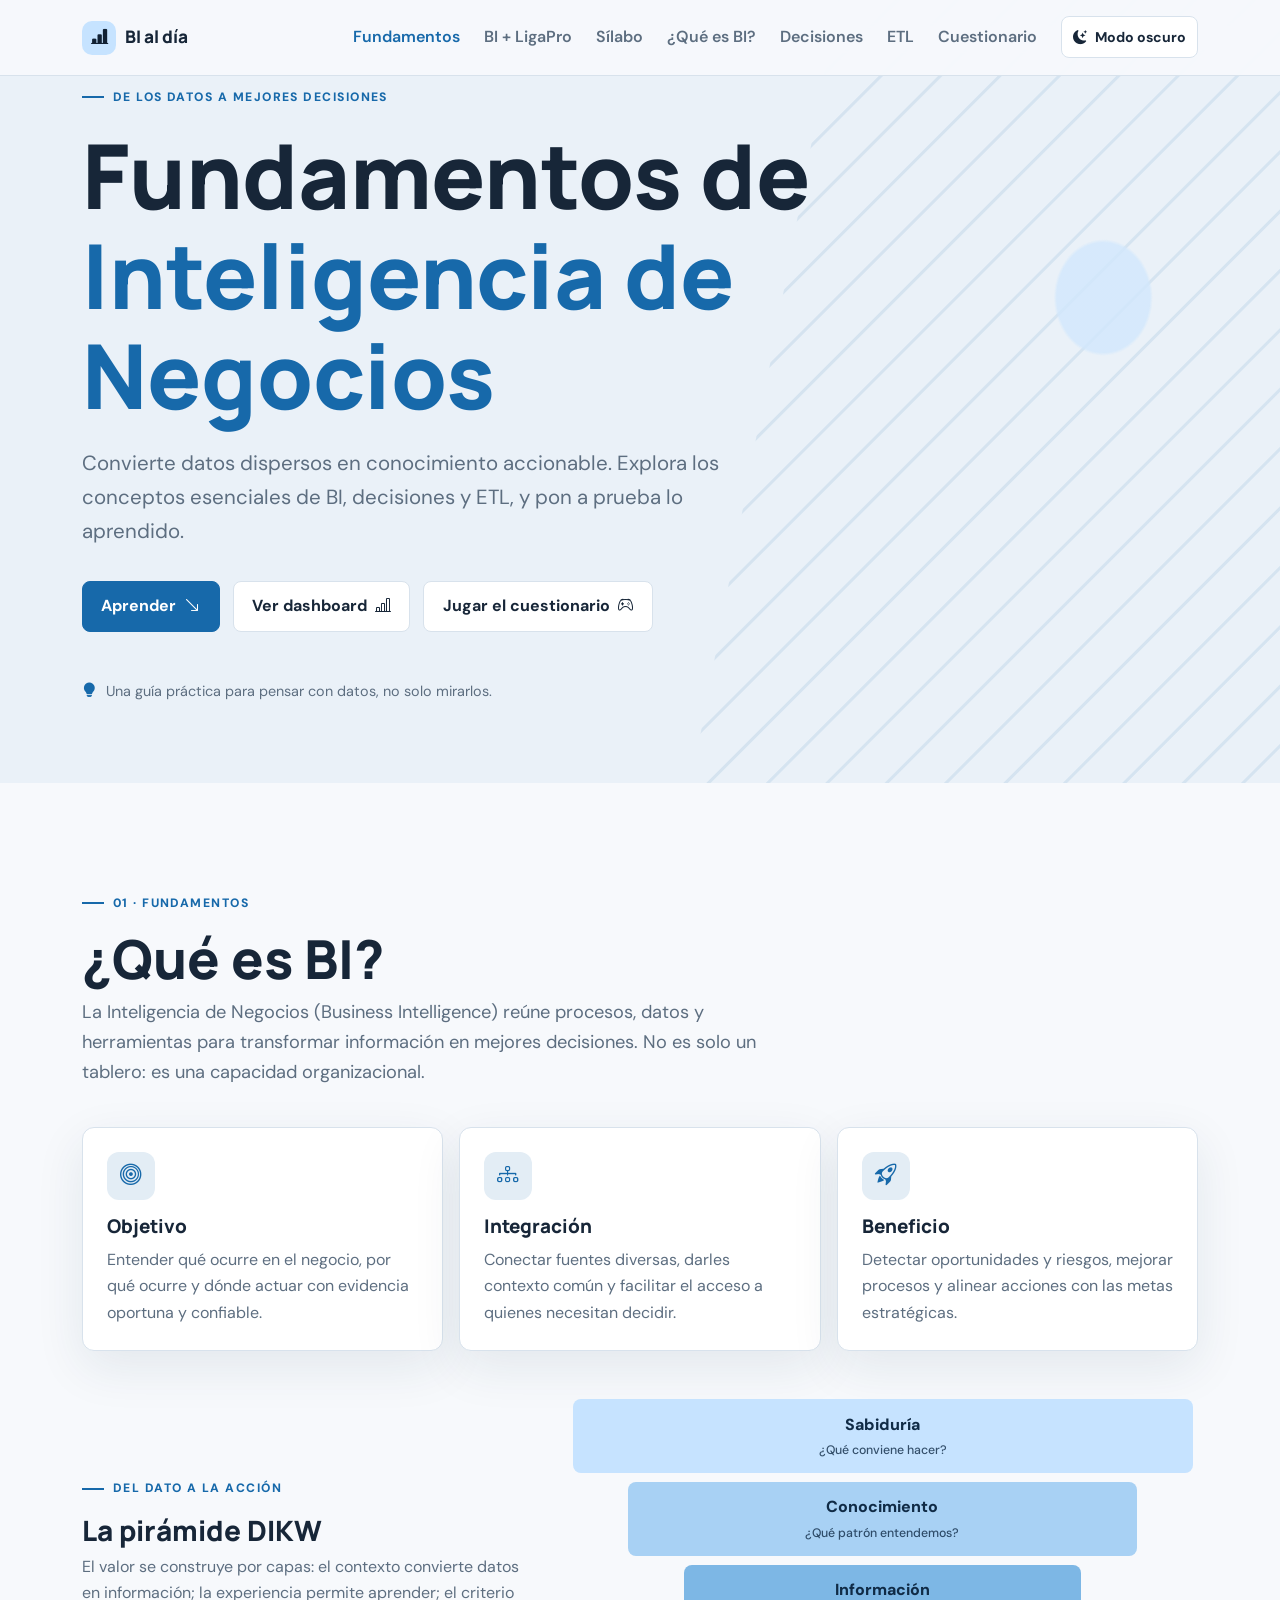
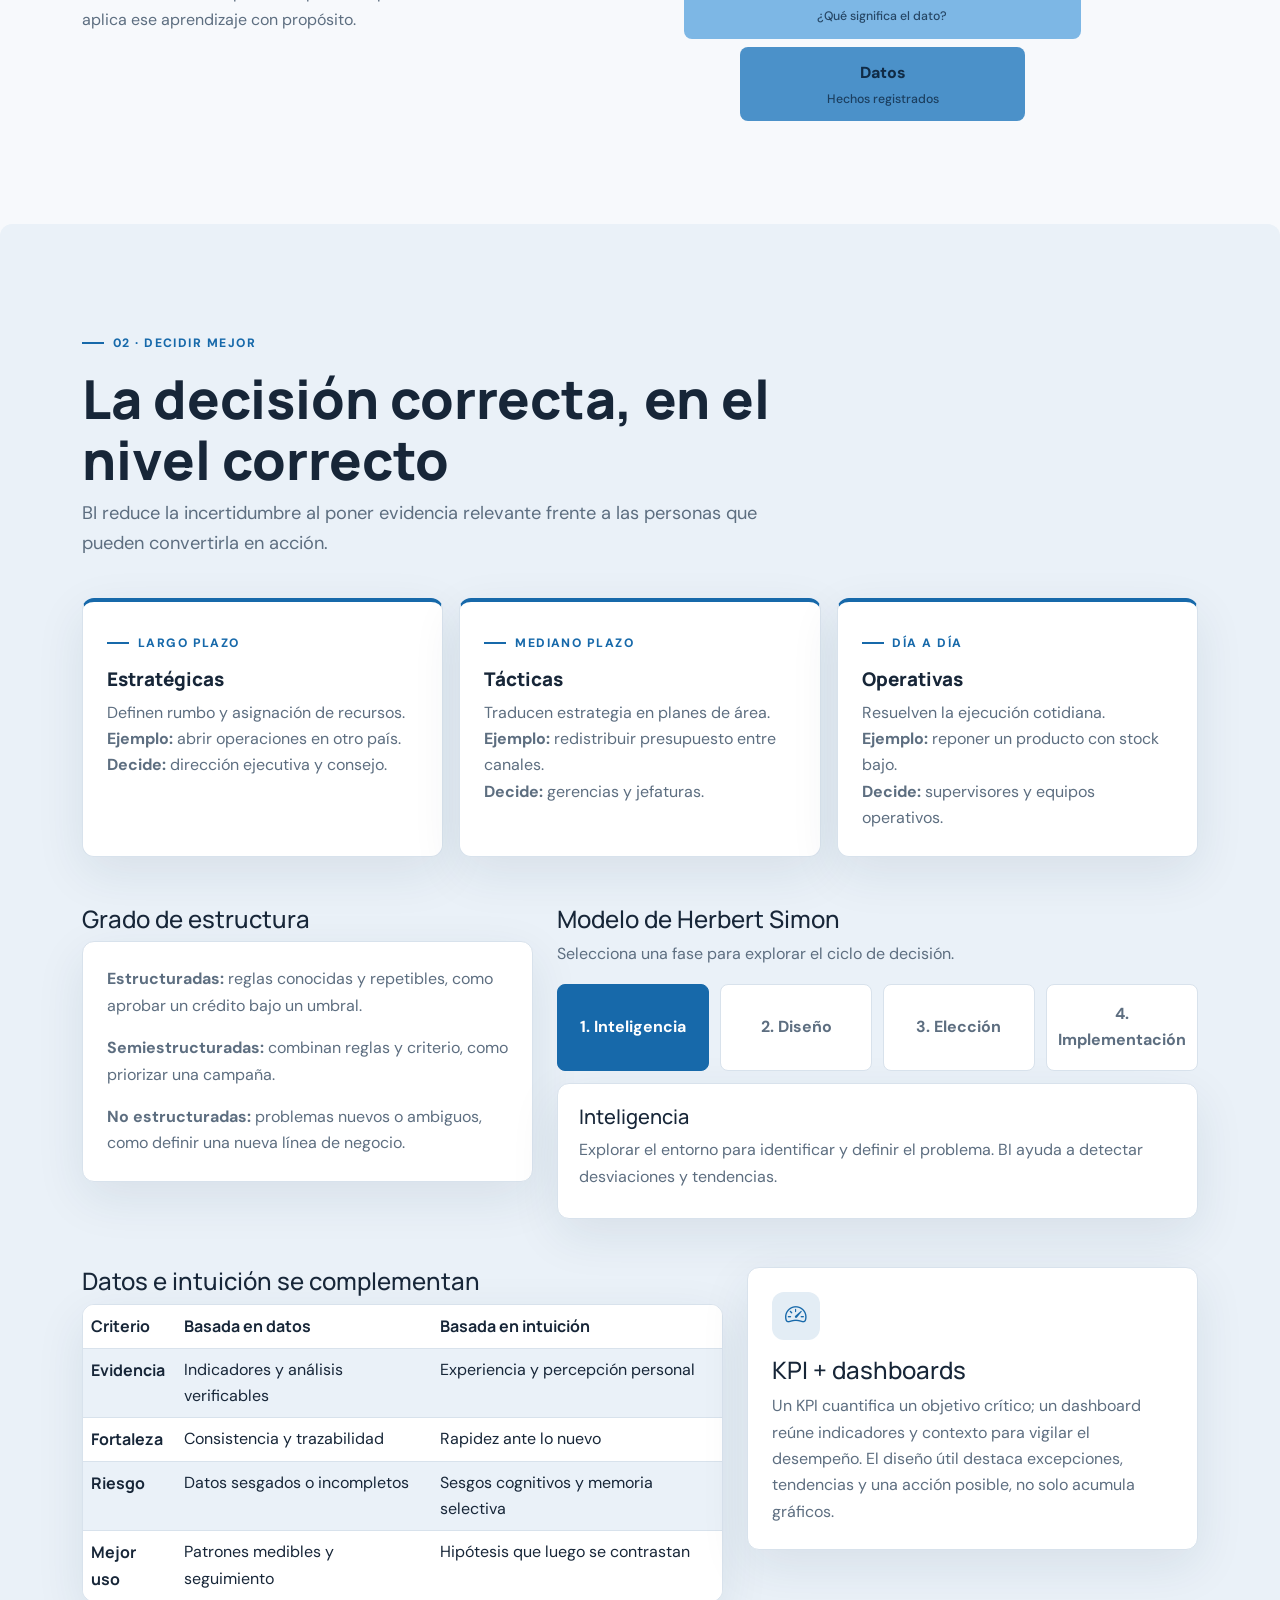
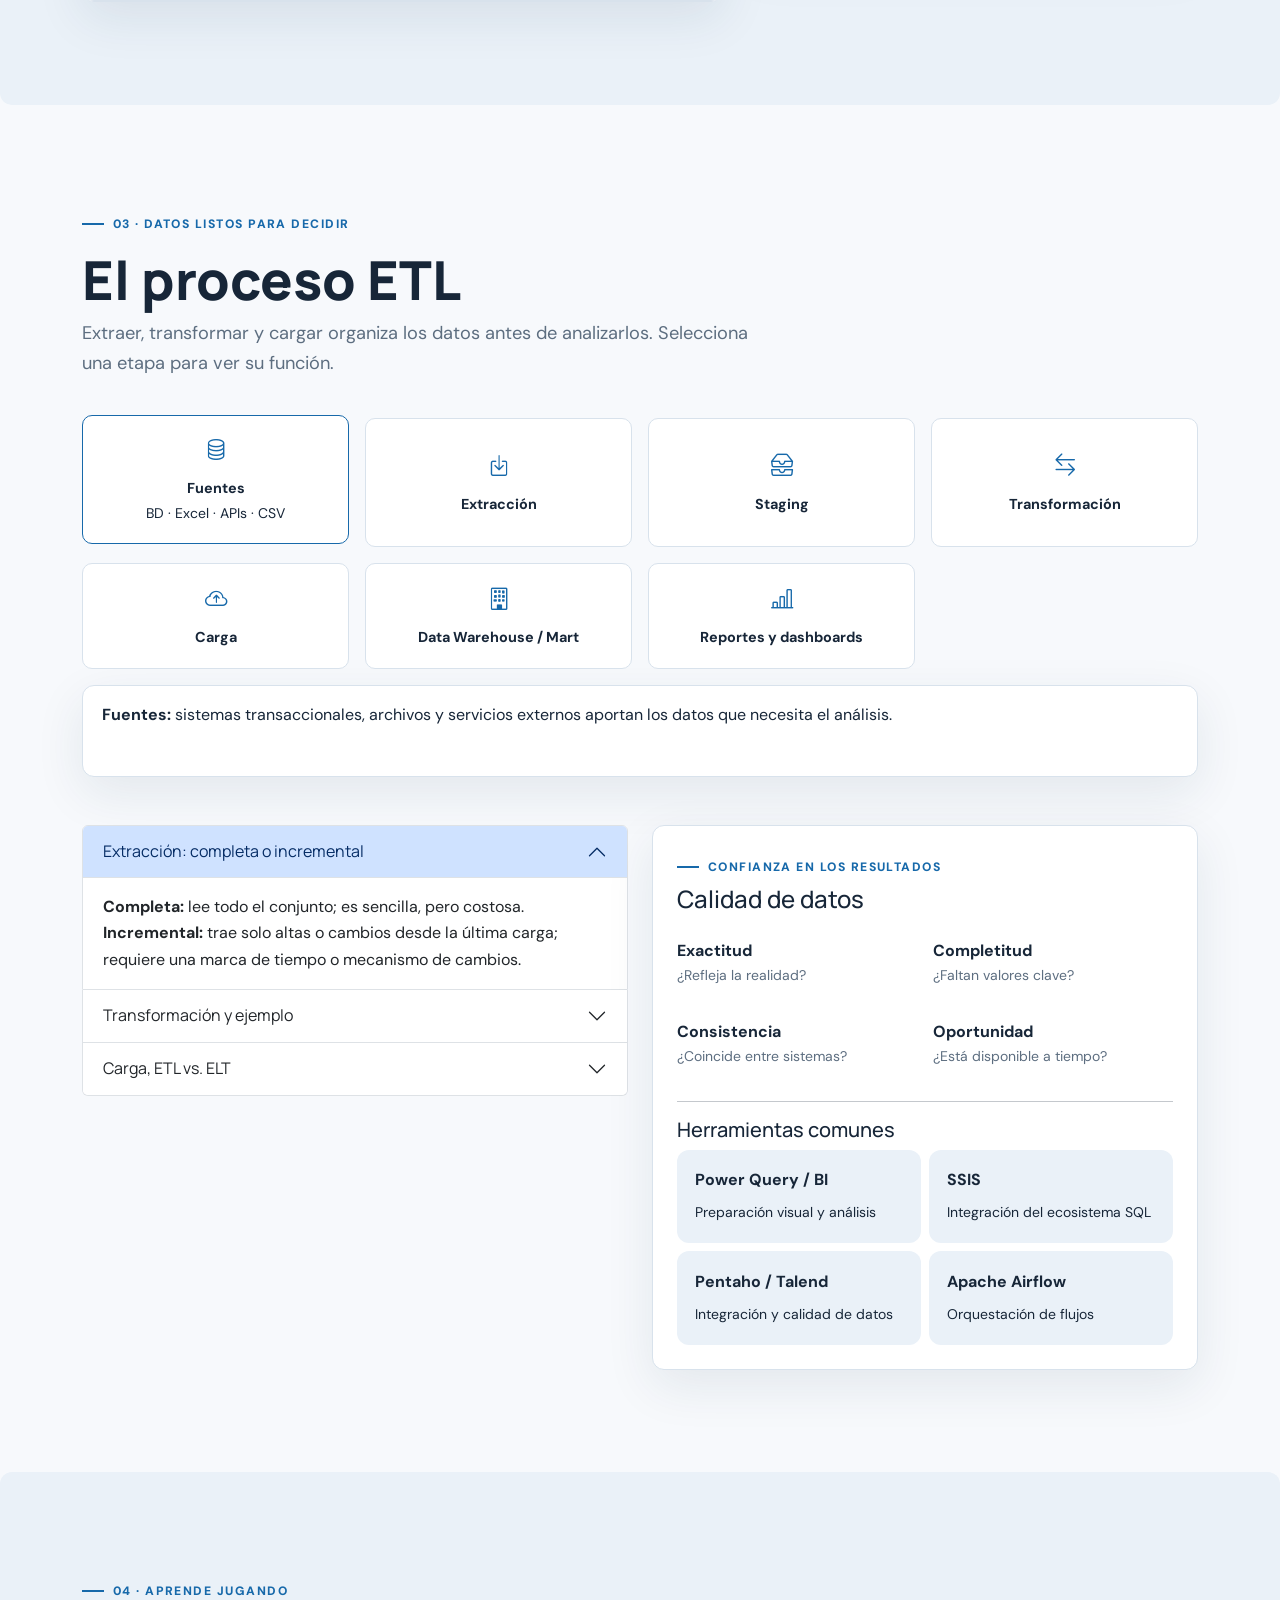
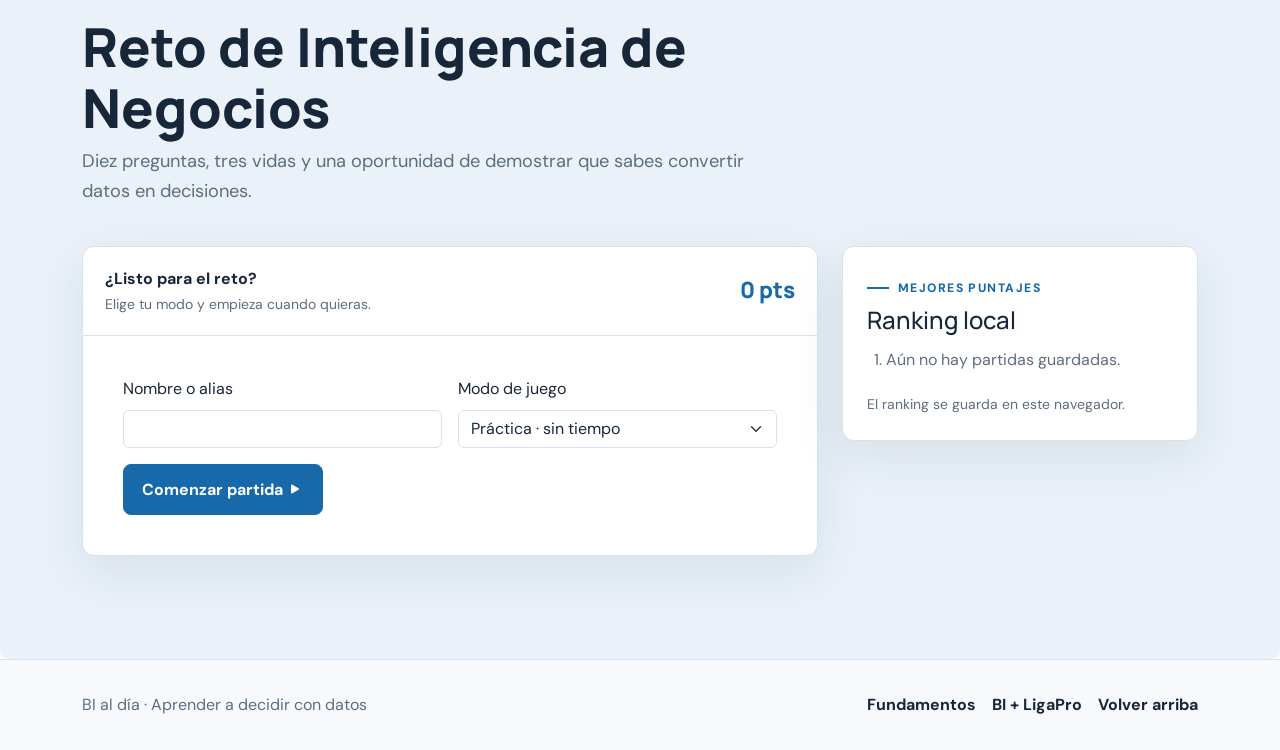
<file: index.html>
<!doctype html>
<html lang="es">
<head>
	<meta charset="utf-8">
	<meta name="viewport" content="width=device-width, initial-scale=1">
	<meta name="description" content="Aprende los fundamentos de Inteligencia de Negocios, toma de decisiones y procesos ETL con un cuestionario interactivo.">
	<title>Fundamentos de Inteligencia de Negocios | BI al día</title>
	<link rel="icon" href="img/bi-mark.svg" type="image/svg+xml">
	<link href="https://cdn.jsdelivr.net/npm/bootstrap@5.3.3/dist/css/bootstrap.min.css" rel="stylesheet">
	<link href="https://cdn.jsdelivr.net/npm/bootstrap-icons@1.11.3/font/bootstrap-icons.min.css" rel="stylesheet">
	<link href="css/styles.css" rel="stylesheet">
	<script src="https://cdn.jsdelivr.net/npm/bootstrap@5.3.3/dist/js/bootstrap.bundle.min.js" defer></script>
	<script src="js/main.js" defer></script>
	<script src="js/quiz-data.js" defer></script>
	<script src="js/quiz.js" defer></script>
</head>
<body>
	<nav class="navbar navbar-expand-lg fixed-top site-nav" aria-label="Navegación principal">
		<div class="container">
			<a class="navbar-brand d-flex align-items-center" href="index.html"><span class="brand-mark" aria-hidden="true"><i class="bi bi-bar-chart-line-fill"></i></span>BI al día</a>
			<button class="navbar-toggler" type="button" data-bs-toggle="collapse" data-bs-target="#siteNavigation" aria-controls="siteNavigation" aria-expanded="false" aria-label="Abrir navegación"><span class="navbar-toggler-icon"></span></button>
			<div class="collapse navbar-collapse" id="siteNavigation">
				<ul class="navbar-nav ms-auto align-items-lg-center gap-lg-2">
					<li class="nav-item"><a class="nav-link active" aria-current="page" href="index.html">Fundamentos</a></li>
					<li class="nav-item"><a class="nav-link" href="ligapro.html">BI + LigaPro</a></li>
					<li class="nav-item"><a class="nav-link" href="silabo.html">Sílabo</a></li>
					<li class="nav-item"><a class="nav-link" href="#que-es-bi">¿Qué es BI?</a></li>
					<li class="nav-item"><a class="nav-link" href="#decisiones">Decisiones</a></li>
					<li class="nav-item"><a class="nav-link" href="#etl">ETL</a></li>
					<li class="nav-item"><a class="nav-link" href="#cuestionario">Cuestionario</a></li>
					<li class="nav-item ms-lg-2"><button class="theme-toggle" type="button" data-theme-toggle aria-label="Activar modo oscuro" title="Cambiar tema"><i class="bi bi-moon-stars-fill" aria-hidden="true"></i><span>Modo oscuro</span></button></li>
				</ul>
			</div>
		</div>
	</nav>

	<main>
		<header class="hero" id="inicio">
			<div class="container hero-inner">
				<span class="eyebrow">De los datos a mejores decisiones</span>
				<h1>Fundamentos de <span>Inteligencia de Negocios</span></h1>
				<p>Convierte datos dispersos en conocimiento accionable. Explora los conceptos esenciales de BI, decisiones y ETL, y pon a prueba lo aprendido.</p>
				<div class="hero-actions">
					<a class="btn btn-brand" href="#que-es-bi">Aprender <i class="bi bi-arrow-down-right ms-1" aria-hidden="true"></i></a>
					<a class="btn btn-outline-custom" href="ligapro.html#dashboard">Ver dashboard <i class="bi bi-bar-chart-line ms-1" aria-hidden="true"></i></a>
					<a class="btn btn-outline-custom" href="#cuestionario">Jugar el cuestionario <i class="bi bi-controller ms-1" aria-hidden="true"></i></a>
				</div>
				<div class="hero-note"><i class="bi bi-lightbulb-fill" aria-hidden="true"></i><span>Una guía práctica para pensar con datos, no solo mirarlos.</span></div>
			</div>
		</header>

		<section class="section-pad" id="que-es-bi">
			<div class="container">
				<div class="section-heading reveal">
					<span class="eyebrow">01 · Fundamentos</span>
					<h2 class="mt-3">¿Qué es BI?</h2>
					<p class="lead-copy">La Inteligencia de Negocios (Business Intelligence) reúne procesos, datos y herramientas para transformar información en mejores decisiones. No es solo un tablero: es una capacidad organizacional.</p>
				</div>
				<div class="row g-3 mb-5">
					<div class="col-md-4 reveal"><article class="surface content-card"><span class="icon-box"><i class="bi bi-bullseye" aria-hidden="true"></i></span><h3>Objetivo</h3><p>Entender qué ocurre en el negocio, por qué ocurre y dónde actuar con evidencia oportuna y confiable.</p></article></div>
					<div class="col-md-4 reveal"><article class="surface content-card"><span class="icon-box"><i class="bi bi-diagram-3" aria-hidden="true"></i></span><h3>Integración</h3><p>Conectar fuentes diversas, darles contexto común y facilitar el acceso a quienes necesitan decidir.</p></article></div>
					<div class="col-md-4 reveal"><article class="surface content-card"><span class="icon-box"><i class="bi bi-rocket-takeoff" aria-hidden="true"></i></span><h3>Beneficio</h3><p>Detectar oportunidades y riesgos, mejorar procesos y alinear acciones con las metas estratégicas.</p></article></div>
				</div>
				<div class="row align-items-center g-5">
					<div class="col-lg-5 reveal"><span class="eyebrow">Del dato a la acción</span><h3 class="mt-3">La pirámide DIKW</h3><p>El valor se construye por capas: el contexto convierte datos en información; la experiencia permite aprender; el criterio aplica ese aprendizaje con propósito.</p></div>
					<div class="col-lg-7 reveal"><div class="dikw" aria-label="Pirámide DIKW: Datos, Información, Conocimiento y Sabiduría"><div class="dikw-step">Sabiduría<small>¿Qué conviene hacer?</small></div><div class="dikw-step">Conocimiento<small>¿Qué patrón entendemos?</small></div><div class="dikw-step">Información<small>¿Qué significa el dato?</small></div><div class="dikw-step">Datos<small>Hechos registrados</small></div></div></div>
				</div>
			</div>
		</section>

		<section class="section-pad surface-soft" id="decisiones">
			<div class="container">
				<div class="section-heading reveal"><span class="eyebrow">02 · Decidir mejor</span><h2 class="mt-3">La decisión correcta, en el nivel correcto</h2><p class="lead-copy">BI reduce la incertidumbre al poner evidencia relevante frente a las personas que pueden convertirla en acción.</p></div>
				<div class="row g-3 mb-5">
					<div class="col-md-4 reveal"><article class="surface content-card decision-card"><span class="eyebrow">Largo plazo</span><h3>Estratégicas</h3><p>Definen rumbo y asignación de recursos. <strong>Ejemplo:</strong> abrir operaciones en otro país.</p><p class="mb-0"><strong>Decide:</strong> dirección ejecutiva y consejo.</p></article></div>
					<div class="col-md-4 reveal"><article class="surface content-card decision-card"><span class="eyebrow">Mediano plazo</span><h3>Tácticas</h3><p>Traducen estrategia en planes de área. <strong>Ejemplo:</strong> redistribuir presupuesto entre canales.</p><p class="mb-0"><strong>Decide:</strong> gerencias y jefaturas.</p></article></div>
					<div class="col-md-4 reveal"><article class="surface content-card decision-card"><span class="eyebrow">Día a día</span><h3>Operativas</h3><p>Resuelven la ejecución cotidiana. <strong>Ejemplo:</strong> reponer un producto con stock bajo.</p><p class="mb-0"><strong>Decide:</strong> supervisores y equipos operativos.</p></article></div>
				</div>
				<div class="row g-4 mb-5">
					<div class="col-lg-5 reveal"><h3 class="h4">Grado de estructura</h3><div class="surface p-4"><p><strong>Estructuradas:</strong> reglas conocidas y repetibles, como aprobar un crédito bajo un umbral.</p><p><strong>Semiestructuradas:</strong> combinan reglas y criterio, como priorizar una campaña.</p><p class="mb-0"><strong>No estructuradas:</strong> problemas nuevos o ambiguos, como definir una nueva línea de negocio.</p></div></div>
					<div class="col-lg-7 reveal"><h3 class="h4">Modelo de Herbert Simon</h3><p>Selecciona una fase para explorar el ciclo de decisión.</p><div class="phase-list" role="tablist" aria-label="Fases del modelo de Simon"><button class="phase-button" type="button" role="tab" id="phase-tab-inteligencia" aria-controls="phase-detail" aria-selected="true" data-phase="inteligencia">1. Inteligencia</button><button class="phase-button" type="button" role="tab" id="phase-tab-diseno" aria-controls="phase-detail" aria-selected="false" data-phase="diseno">2. Diseño</button><button class="phase-button" type="button" role="tab" id="phase-tab-eleccion" aria-controls="phase-detail" aria-selected="false" data-phase="eleccion">3. Elección</button><button class="phase-button" type="button" role="tab" id="phase-tab-implementacion" aria-controls="phase-detail" aria-selected="false" data-phase="implementacion">4. Implementación</button></div><div class="surface phase-detail" id="phase-detail" role="tabpanel" aria-labelledby="phase-tab-inteligencia" tabindex="0"><h4 class="h5">Inteligencia</h4><p class="mb-0">Explorar el entorno para identificar y definir el problema. BI ayuda a detectar desviaciones y tendencias.</p></div></div>
				</div>
				<div class="row g-4 align-items-start">
					<div class="col-lg-7 reveal"><h3 class="h4">Datos e intuición se complementan</h3><div class="table-responsive surface"><table class="table table-custom table-striped mb-0"><thead><tr><th scope="col">Criterio</th><th scope="col">Basada en datos</th><th scope="col">Basada en intuición</th></tr></thead><tbody><tr><th scope="row">Evidencia</th><td>Indicadores y análisis verificables</td><td>Experiencia y percepción personal</td></tr><tr><th scope="row">Fortaleza</th><td>Consistencia y trazabilidad</td><td>Rapidez ante lo nuevo</td></tr><tr><th scope="row">Riesgo</th><td>Datos sesgados o incompletos</td><td>Sesgos cognitivos y memoria selectiva</td></tr><tr><th scope="row">Mejor uso</th><td>Patrones medibles y seguimiento</td><td>Hipótesis que luego se contrastan</td></tr></tbody></table></div></div>
					<div class="col-lg-5 reveal"><article class="surface p-4"><span class="icon-box"><i class="bi bi-speedometer2" aria-hidden="true"></i></span><h3 class="h4 mt-3">KPI + dashboards</h3><p class="mb-0">Un KPI cuantifica un objetivo crítico; un dashboard reúne indicadores y contexto para vigilar el desempeño. El diseño útil destaca excepciones, tendencias y una acción posible, no solo acumula gráficos.</p></article></div>
				</div>
			</div>
		</section>

		<section class="section-pad" id="etl">
			<div class="container">
				<div class="section-heading reveal"><span class="eyebrow">03 · Datos listos para decidir</span><h2 class="mt-3">El proceso ETL</h2><p class="lead-copy">Extraer, transformar y cargar organiza los datos antes de analizarlos. Selecciona una etapa para ver su función.</p></div>
				<div class="etl-flow reveal" aria-label="Flujo ETL interactivo">
					<button class="etl-node" type="button" data-etl="fuentes" aria-pressed="true"><i class="bi bi-database" aria-hidden="true"></i><strong>Fuentes</strong><span class="small">BD · Excel · APIs · CSV</span></button>
					<button class="etl-node" type="button" data-etl="extraccion" aria-pressed="false"><i class="bi bi-box-arrow-in-down" aria-hidden="true"></i><strong>Extracción</strong></button>
					<button class="etl-node" type="button" data-etl="staging" aria-pressed="false"><i class="bi bi-inboxes" aria-hidden="true"></i><strong>Staging</strong></button>
					<button class="etl-node" type="button" data-etl="transformacion" aria-pressed="false"><i class="bi bi-arrow-left-right" aria-hidden="true"></i><strong>Transformación</strong></button>
					<button class="etl-node" type="button" data-etl="carga" aria-pressed="false"><i class="bi bi-cloud-arrow-up" aria-hidden="true"></i><strong>Carga</strong></button>
					<button class="etl-node" type="button" data-etl="almacen" aria-pressed="false"><i class="bi bi-building" aria-hidden="true"></i><strong>Data Warehouse / Mart</strong></button>
					<button class="etl-node" type="button" data-etl="analisis" aria-pressed="false"><i class="bi bi-bar-chart-line" aria-hidden="true"></i><strong>Reportes y dashboards</strong></button>
				</div>
				<div class="surface etl-detail reveal" id="etl-detail" aria-live="polite"><strong>Fuentes:</strong> sistemas transaccionales, archivos y servicios externos aportan los datos que necesita el análisis.</div>
				<div class="row g-4 mt-4">
					<div class="col-lg-6 reveal"><div class="accordion" id="etlAccordion">
						<div class="accordion-item"><h3 class="accordion-header"><button class="accordion-button" type="button" data-bs-toggle="collapse" data-bs-target="#extractContent" aria-expanded="true" aria-controls="extractContent">Extracción: completa o incremental</button></h3><div id="extractContent" class="accordion-collapse collapse show" data-bs-parent="#etlAccordion"><div class="accordion-body"><strong>Completa:</strong> lee todo el conjunto; es sencilla, pero costosa. <strong>Incremental:</strong> trae solo altas o cambios desde la última carga; requiere una marca de tiempo o mecanismo de cambios.</div></div></div>
						<div class="accordion-item"><h3 class="accordion-header"><button class="accordion-button collapsed" type="button" data-bs-toggle="collapse" data-bs-target="#transformContent" aria-expanded="false" aria-controls="transformContent">Transformación y ejemplo</button></h3><div id="transformContent" class="accordion-collapse collapse" data-bs-parent="#etlAccordion"><div class="accordion-body"><p>Limpieza, deduplicación, estandarización, validación, cálculos derivados y agregaciones preparan datos para el análisis.</p><div class="table-responsive"><table class="table table-sm table-custom etl-table mb-0"><thead><tr><th scope="col">Dato sucio</th><th scope="col">Dato limpio</th></tr></thead><tbody><tr><td>" quito ", "2026/2/3", "USD 1,2O0"</td><td>Quito, 2026-02-03, 1200.00</td></tr><tr><td>Cliente repetido / correo vacío</td><td>Duplicado consolidado / nulo validado</td></tr></tbody></table></div></div></div></div>
						<div class="accordion-item"><h3 class="accordion-header"><button class="accordion-button collapsed" type="button" data-bs-toggle="collapse" data-bs-target="#loadContent" aria-expanded="false" aria-controls="loadContent">Carga, ETL vs. ELT</button></h3><div id="loadContent" class="accordion-collapse collapse" data-bs-parent="#etlAccordion"><div class="accordion-body"><p><strong>Completa:</strong> reemplaza el destino; <strong>incremental:</strong> inserta o actualiza cambios. ETL transforma antes de cargar; ELT carga primero y transforma dentro del destino.</p><div class="table-responsive"><table class="table table-sm table-custom etl-table mb-0"><thead><tr><th scope="col">ETL</th><th scope="col">ELT</th></tr></thead><tbody><tr><td>Transformación antes del almacén</td><td>Transformación en el almacén</td></tr><tr><td>Control y modelado previo</td><td>Escala con plataformas modernas</td></tr></tbody></table></div></div></div></div>
					</div></div>
					<div class="col-lg-6 reveal"><article class="surface p-4 h-100"><span class="eyebrow">Confianza en los resultados</span><h3 class="h4 mt-2">Calidad de datos</h3><div class="row g-3 mt-1"><div class="col-6"><strong>Exactitud</strong><p class="small">¿Refleja la realidad?</p></div><div class="col-6"><strong>Completitud</strong><p class="small">¿Faltan valores clave?</p></div><div class="col-6"><strong>Consistencia</strong><p class="small">¿Coincide entre sistemas?</p></div><div class="col-6"><strong>Oportunidad</strong><p class="small">¿Está disponible a tiempo?</p></div></div><hr><h3 class="h5">Herramientas comunes</h3><div class="row g-2"><div class="col-6"><div class="surface-soft tool-chip"><strong>Power Query / BI</strong><span class="small">Preparación visual y análisis</span></div></div><div class="col-6"><div class="surface-soft tool-chip"><strong>SSIS</strong><span class="small">Integración del ecosistema SQL</span></div></div><div class="col-6"><div class="surface-soft tool-chip"><strong>Pentaho / Talend</strong><span class="small">Integración y calidad de datos</span></div></div><div class="col-6"><div class="surface-soft tool-chip"><strong>Apache Airflow</strong><span class="small">Orquestación de flujos</span></div></div></div></article></div>
				</div>
			</div>
		</section>

		<section class="section-pad surface-soft" id="cuestionario">
			<div class="container">
				<div class="section-heading reveal"><span class="eyebrow">04 · Aprende jugando</span><h2 class="mt-3">Reto de Inteligencia de Negocios</h2><p class="lead-copy">Diez preguntas, tres vidas y una oportunidad de demostrar que sabes convertir datos en decisiones.</p></div>
				<div class="row g-4 align-items-start">
					<div class="col-lg-8 reveal"><section class="surface quiz-shell" aria-label="Cuestionario de BI">
						<div class="quiz-head"><div><strong id="quiz-heading">¿Listo para el reto?</strong><div class="small text-muted-custom" id="quiz-subheading">Elige tu modo y empieza cuando quieras.</div></div><div class="quiz-score" id="quiz-score" aria-live="polite">0 pts</div></div>
						<div class="quiz-body" id="quiz-content">
							<form id="quiz-start-form" class="row g-3">
								<div class="col-md-6"><label class="form-label" for="player-name">Nombre o alias</label><input class="form-control" id="player-name" name="player" maxlength="20" autocomplete="nickname" required></div>
								<div class="col-md-6"><label class="form-label" for="quiz-mode">Modo de juego</label><select class="form-select" id="quiz-mode" name="mode"><option value="practice">Práctica · sin tiempo</option><option value="challenge">Desafío · 20 segundos</option></select></div>
								<div class="col-12"><button class="btn btn-brand" type="submit">Comenzar partida <i class="bi bi-play-fill" aria-hidden="true"></i></button></div>
							</form>
						</div>
					</section></div>
					<aside class="col-lg-4 reveal"><div class="surface p-4"><span class="eyebrow">Mejores puntajes</span><h3 class="h4 mt-2">Ranking local</h3><ol class="rank-list" id="quiz-ranking" aria-live="polite"><li>Aún no hay partidas guardadas.</li></ol><p class="small mt-3 mb-0">El ranking se guarda en este navegador.</p></div></aside>
				</div>
			</div>
		</section>
	</main>
	<footer class="site-footer"><div class="container d-flex flex-column flex-md-row justify-content-between gap-2"><span>BI al día · Aprender a decidir con datos</span><div class="d-flex gap-3"><a href="index.html">Fundamentos</a><a href="ligapro.html">BI + LigaPro</a><a href="#inicio">Volver arriba</a></div></div></footer>
</body>
</html>
</file>
<file: css/styles.css>
@import url('https://fonts.googleapis.com/css2?family=DM+Sans:wght@400;500;600;700&family=Manrope:wght@400;500;600;700;800&display=swap');

:root {
  color-scheme: light;
  --ink: #172638;
  --muted: #5d6e80;
  --paper: #f7f9fc;
  --surface: #ffffff;
  --surface-alt: #eaf1f8;
  --line: #d8e2ec;
  --brand: #1769aa;
  --brand-strong: #124f85;
  --lime: #c6e3ff;
  --coral: #ed735b;
  --gold: #e9b949;
  --shadow: 0 16px 50px rgba(25, 53, 75, .09);
  --nav-height: 76px;
  --chart-grid: rgba(23, 38, 56, .12);
  --chart-text: #52677c;
}

:root[data-theme="dark"] {
  color-scheme: dark;
  --ink: #e8f0f8;
  --muted: #a9bacb;
  --paper: #111923;
  --surface: #192431;
  --surface-alt: #202f3e;
  --line: #35485a;
  --brand: #72b9f5;
  --brand-strong: #a0d2ff;
  --lime: #c6e3ff;
  --coral: #ff8e76;
  --gold: #edc363;
  --shadow: 0 16px 50px rgba(0, 0, 0, .24);
  --chart-grid: rgba(232, 240, 248, .15);
  --chart-text: #b7c8d9;
}

* { box-sizing: border-box; }
html { scroll-behavior: smooth; scroll-padding-top: calc(var(--nav-height) + 1rem); }
body {
  margin: 0;
  color: var(--ink);
  background: var(--paper);
  font-family: 'DM Sans', sans-serif;
  line-height: 1.65;
  transition: background-color .25s ease, color .25s ease;
}
h1, h2, h3, h4, .navbar-brand, .display-face { font-family: 'Manrope', sans-serif; letter-spacing: 0; }
h1, h2, h3, h4 { font-weight: 800; line-height: 1.12; }
h1 { font-size: clamp(2.6rem, 7vw, 5.8rem); }
h2 { font-size: clamp(2rem, 4.2vw, 3.5rem); }
p { color: var(--muted); }
a { color: var(--brand); }
a:hover { color: var(--brand-strong); }
:focus-visible { outline: 3px solid var(--coral); outline-offset: 3px; }
::selection { color: #102033; background: var(--lime); }

.site-nav {
  min-height: var(--nav-height);
  background: color-mix(in srgb, var(--paper) 92%, transparent);
  border-bottom: 1px solid var(--line);
  backdrop-filter: blur(16px);
}
.site-nav .navbar-brand { color: var(--ink); font-size: 1.08rem; font-weight: 800; }
.brand-mark { display: inline-grid; width: 34px; height: 34px; place-items: center; margin-right: .55rem; color: #102033; background: var(--lime); border-radius: 10px; }
.site-nav .nav-link { color: var(--muted); font-weight: 600; }
.site-nav .nav-link:hover, .site-nav .nav-link.active { color: var(--brand); }
.navbar-toggler { border-color: var(--line); }
.navbar-toggler-icon { filter: var(--toggler-filter, none); }
:root[data-theme="dark"] { --toggler-filter: invert(1); }
.theme-toggle { min-height: 42px; display: inline-flex; align-items: center; justify-content: center; gap: .5rem; padding: .45rem .7rem; color: var(--ink); background: var(--surface); border: 1px solid var(--line); border-radius: 8px; font-size: .88rem; font-weight: 700; white-space: nowrap; }
.theme-toggle:hover { color: var(--brand); border-color: var(--brand); }

.section-pad { padding-block: clamp(4rem, 8vw, 7rem); }
.section-tight { padding-block: clamp(3rem, 6vw, 5rem); }
.section-heading { max-width: 790px; margin-bottom: 2.5rem; }
.eyebrow { display: inline-flex; align-items: center; gap: .55rem; color: var(--brand); font-size: .76rem; font-weight: 800; letter-spacing: .12em; text-transform: uppercase; }
.eyebrow::before { content: ''; width: 22px; height: 2px; background: currentColor; }
.lead-copy { max-width: 700px; font-size: 1.14rem; }
.surface { color: var(--ink); background: var(--surface); border: 1px solid var(--line); border-radius: 12px; box-shadow: var(--shadow); }
.surface-soft { color: var(--ink); background: var(--surface-alt); border-radius: 12px; }
.icon-box { display: grid; width: 48px; height: 48px; place-items: center; color: var(--brand); background: color-mix(in srgb, var(--brand) 12%, var(--surface)); border-radius: 12px; font-size: 1.35rem; }
.text-muted-custom { color: var(--muted) !important; }

.hero {
  position: relative;
  min-height: min(780px, calc(100svh - var(--nav-height)));
  display: flex;
  align-items: center;
  overflow: hidden;
  background: var(--surface-alt);
}
.hero::before {
  position: absolute;
  inset: 0 0 0 auto;
  width: min(46%, 610px);
  content: '';
  opacity: .68;
  background: radial-gradient(ellipse at 70% 38%, color-mix(in srgb, var(--lime) 80%, transparent) 0 8%, transparent 8.5%), repeating-linear-gradient(135deg, transparent 0 18px, color-mix(in srgb, var(--brand) 15%, transparent) 19px 21px, transparent 22px 42px);
  clip-path: polygon(25% 0, 100% 0, 100% 100%, 0 100%);
}
.hero-inner { position: relative; z-index: 1; width: 100%; padding-block: 5rem; }
.hero h1 { max-width: 900px; margin: 1.1rem 0 1.35rem; }
.hero h1 span { color: var(--brand); }
.hero p { max-width: 650px; font-size: clamp(1.05rem, 2vw, 1.28rem); }
.hero-actions { display: flex; flex-wrap: wrap; gap: .8rem; margin-top: 2rem; }
.btn-brand { --bs-btn-color: #fff; --bs-btn-bg: #1769aa; --bs-btn-border-color: #1769aa; --bs-btn-hover-color: #fff; --bs-btn-hover-bg: #124f85; --bs-btn-hover-border-color: #124f85; --bs-btn-active-bg: #124f85; padding: .78rem 1.15rem; font-weight: 700; border-radius: 8px; }
:root[data-theme="dark"] .btn-brand { --bs-btn-color: #102033; --bs-btn-bg: #72b9f5; --bs-btn-border-color: #72b9f5; --bs-btn-hover-color: #102033; --bs-btn-hover-bg: #a0d2ff; --bs-btn-hover-border-color: #a0d2ff; }
.btn-outline-custom { color: var(--ink); border: 1px solid var(--line); background: var(--surface); padding: .78rem 1.15rem; font-weight: 700; border-radius: 8px; }
.btn-outline-custom:hover { color: var(--brand); border-color: var(--brand); }
.hero-note { display: flex; align-items: center; gap: .6rem; margin-top: 3rem; color: var(--muted); font-size: .9rem; }
.hero-note i { color: var(--brand); }

.content-card { height: 100%; padding: 1.5rem; }
.content-card h3 { margin: 1rem 0 .6rem; font-size: 1.18rem; }
.content-card p { margin-bottom: 0; }
.dikw { display: grid; gap: .55rem; max-width: 620px; margin-inline: auto; }
.dikw-step { position: relative; display: grid; min-height: 74px; place-items: center; margin-inline: auto; padding: .7rem 1rem; color: #102b46; border-radius: 8px; text-align: center; font-weight: 800; }
.dikw-step small { display: block; font-size: .77rem; font-weight: 500; opacity: .8; }
.dikw-step:nth-child(1) { width: 100%; background: #c6e3ff; }
.dikw-step:nth-child(2) { width: 82%; background: #a8d1f4; }
.dikw-step:nth-child(3) { width: 64%; background: #7db7e5; }
.dikw-step:nth-child(4) { width: 46%; background: #4b91c9; }
.decision-card { border-top: 4px solid var(--brand); }
.decision-card:nth-child(2) { border-top-color: var(--gold); }
.decision-card:nth-child(3) { border-top-color: var(--coral); }
.phase-list { display: grid; grid-template-columns: repeat(4, 1fr); gap: .65rem; }
.phase-button { padding: 1rem .65rem; color: var(--muted); background: var(--surface); border: 1px solid var(--line); border-radius: 8px; font-weight: 700; }
.phase-button[aria-selected="true"] { color: #fff; background: var(--brand); border-color: var(--brand); }
:root[data-theme="dark"] .phase-button[aria-selected="true"] { color: #102033; }
.phase-detail { min-height: 136px; padding: 1.3rem; margin-top: .8rem; }
.table-custom { --bs-table-bg: var(--surface); --bs-table-color: var(--ink); --bs-table-border-color: var(--line); --bs-table-striped-bg: var(--surface-alt); --bs-table-striped-color: var(--ink); }
.table-custom th { font-family: 'Manrope', sans-serif; }

.etl-flow { display: grid; grid-template-columns: repeat(4, minmax(110px, 1fr)); gap: 1rem; align-items: stretch; }
.etl-node { position: relative; min-height: 106px; padding: 1rem; cursor: pointer; color: var(--ink); background: var(--surface); border: 1px solid var(--line); border-radius: 10px; text-align: center; transition: transform .2s ease, border-color .2s ease; }
.etl-node:hover, .etl-node[aria-pressed="true"] { transform: translateY(-3px); border-color: var(--brand); }
.etl-node i { display: block; margin-bottom: .45rem; color: var(--brand); font-size: 1.4rem; }
.etl-node strong { display: block; font-size: .9rem; }
.etl-detail { min-height: 92px; padding: 1rem 1.2rem; margin-top: 1rem; }
.etl-table td, .etl-table th { padding: .55rem .75rem; font-size: .9rem; }
.tool-chip { padding: 1.1rem; height: 100%; }
.tool-chip strong { display: block; margin-bottom: .35rem; }

.quiz-shell { overflow: hidden; }
.quiz-head { display: flex; align-items: center; justify-content: space-between; gap: 1rem; padding: 1.2rem 1.4rem; border-bottom: 1px solid var(--line); }
.quiz-body { padding: clamp(1.25rem, 4vw, 2.5rem); }
.quiz-score { color: var(--brand); font-family: 'Manrope', sans-serif; font-size: 1.4rem; font-weight: 800; }
.quiz-option { width: 100%; padding: .9rem 1rem; color: var(--ink); background: var(--surface); border: 1px solid var(--line); border-radius: 8px; text-align: left; }
.quiz-option:hover:not(:disabled) { border-color: var(--brand); background: var(--surface-alt); }
.quiz-option.correct { border-color: #2470aa; background: #e2f1ff; color: #1a4265; }
.quiz-option.wrong { border-color: #c44b3d; background: #ffe1db; color: #67261f; }
:root[data-theme="dark"] .quiz-option.correct { background: #1e3d58; color: #d7ecff; }
:root[data-theme="dark"] .quiz-option.wrong { background: #542b27; color: #ffe0db; }
.quiz-meta { display: flex; flex-wrap: wrap; gap: .75rem 1.25rem; color: var(--muted); font-size: .9rem; }
.heart { color: var(--coral); }
.timer-track { height: 8px; overflow: hidden; background: var(--surface-alt); border-radius: 99px; }
.timer-fill { height: 100%; background: var(--brand); transition: width 1s linear; }
.timer-20 { width: 100%; }
.timer-19 { width: 95%; }
.timer-18 { width: 90%; }
.timer-17 { width: 85%; }
.timer-16 { width: 80%; }
.timer-15 { width: 75%; }
.timer-14 { width: 70%; }
.timer-13 { width: 65%; }
.timer-12 { width: 60%; }
.timer-11 { width: 55%; }
.timer-10 { width: 50%; }
.timer-9 { width: 45%; }
.timer-8 { width: 40%; }
.timer-7 { width: 35%; }
.timer-6 { width: 30%; }
.timer-5 { width: 25%; }
.timer-4 { width: 20%; }
.timer-3 { width: 15%; }
.timer-2 { width: 10%; }
.timer-1 { width: 5%; }
.timer-0 { width: 0; }
.progress-bar.progress-0 { width: 0; }
.progress-bar.progress-1 { width: 10%; }
.progress-bar.progress-2 { width: 20%; }
.progress-bar.progress-3 { width: 30%; }
.progress-bar.progress-4 { width: 40%; }
.progress-bar.progress-5 { width: 50%; }
.progress-bar.progress-6 { width: 60%; }
.progress-bar.progress-7 { width: 70%; }
.progress-bar.progress-8 { width: 80%; }
.progress-bar.progress-9 { width: 90%; }
.progress-bar.progress-10 { width: 100%; }
.quiz-feedback { min-height: 78px; padding: 1rem; margin-top: 1rem; background: var(--surface-alt); border-radius: 8px; }
.rank-list { padding-left: 1.2rem; margin-bottom: 0; }
.rank-list li { padding: .25rem 0; color: var(--muted); }
.badge-award { display: inline-flex; align-items: center; gap: .45rem; padding: .55rem .8rem; color: #352b0c; background: var(--lime); border-radius: 99px; font-weight: 800; }
.confetti { position: fixed; z-index: 2000; top: -12px; width: 9px; height: 15px; animation: confetti-fall 2.8s linear forwards; pointer-events: none; }
.confetti-0 { left: 4%; background: var(--brand); --drift: 40px; animation-delay: .1s; }
.confetti-1 { left: 12%; background: var(--lime); --drift: -35px; animation-delay: .3s; }
.confetti-2 { left: 20%; background: var(--coral); --drift: 62px; animation-delay: .5s; }
.confetti-3 { left: 28%; background: var(--gold); --drift: -55px; animation-delay: .2s; }
.confetti-4 { left: 36%; background: var(--brand); --drift: 28px; animation-delay: .4s; }
.confetti-5 { left: 44%; background: var(--lime); --drift: -42px; animation-delay: .6s; }
.confetti-6 { left: 52%; background: var(--coral); --drift: 56px; animation-delay: .15s; }
.confetti-7 { left: 60%; background: var(--gold); --drift: -25px; animation-delay: .35s; }
.confetti-8 { left: 68%; background: var(--brand); --drift: 48px; animation-delay: .55s; }
.confetti-9 { left: 76%; background: var(--lime); --drift: -60px; animation-delay: .25s; }
.confetti-10 { left: 84%; background: var(--coral); --drift: 34px; animation-delay: .45s; }
.confetti-11 { left: 92%; background: var(--gold); --drift: -48px; animation-delay: .65s; }
@keyframes confetti-fall { to { transform: translate3d(var(--drift), 105vh, 0) rotate(720deg); opacity: .1; } }

.league-hero { min-height: 620px; color: #f0f6fc; background: #142c43; }
.league-hero::before { width: min(60%, 850px); opacity: .65; background: repeating-linear-gradient(0deg, transparent 0 54px, rgba(114,185,245,.24) 55px 57px, transparent 58px 112px), repeating-linear-gradient(90deg, transparent 0 54px, rgba(114,185,245,.24) 55px 57px, transparent 58px 112px); clip-path: none; }
.league-hero h1 { max-width: 900px; }
.league-hero p { color: #d1e0ef; }
.league-hero .eyebrow { color: var(--lime); }
.league-hero .hero-note { color: #c4d5e6; }
.league-hero .hero-note i { color: var(--lime); }
.season-stamp { display: inline-block; padding: .5rem .75rem; color: #102033; background: var(--lime); border-radius: 4px; font-weight: 800; }
.kpi-card { position: relative; min-height: 175px; padding: 1.35rem; overflow: hidden; }
.kpi-card .icon-box { margin-bottom: 1rem; }
.kpi-value { color: var(--ink); font-family: 'Manrope', sans-serif; font-size: clamp(1.55rem, 3vw, 2.15rem); font-weight: 800; line-height: 1.15; }
.kpi-label { display: block; color: var(--muted); font-size: .88rem; }
.chart-card { height: 100%; padding: 1.3rem; }
.chart-card h3 { margin-bottom: .35rem; font-size: 1.12rem; }
.chart-box { position: relative; height: 310px; margin-block: 1rem; }
.chart-box.chart-short { height: 270px; }
.chart-insight { padding: .8rem; background: var(--surface-alt); border-left: 3px solid var(--brand); border-radius: 0 6px 6px 0; font-size: .9rem; }
.chart-insight strong { color: var(--ink); }
.filter-bar { padding: 1rem; }
.dashboard-heading { display: flex; align-items: flex-end; justify-content: space-between; gap: 1rem; margin-bottom: 2.5rem; }
.dashboard-heading .section-heading { margin-bottom: 0; }
.dashboard-export { flex: 0 0 auto; margin-bottom: .35rem; }
.filter-bar label { display: block; margin-bottom: .35rem; color: var(--muted); font-size: .8rem; font-weight: 700; }
.form-control, .form-select { color: var(--ink); background-color: var(--surface); border-color: var(--line); }
.form-control:focus, .form-select:focus { color: var(--ink); background-color: var(--surface); border-color: var(--brand); box-shadow: 0 0 0 .2rem color-mix(in srgb, var(--brand) 20%, transparent); }
.form-range::-webkit-slider-thumb { background: var(--brand); }
.standings-wrap { overflow-x: auto; border: 1px solid var(--line); border-radius: 10px; }
.standings-table { min-width: 760px; margin: 0; }
.standings-table th { position: sticky; top: 0; cursor: pointer; white-space: nowrap; }
.standings-table th button { padding: .25rem; color: inherit; border: 0; background: transparent; font: inherit; font-weight: 800; }
.standings-table tbody tr { border-left: 4px solid transparent; }
.standings-table tbody tr.zone-title { border-left-color: var(--gold); }
.standings-table tbody tr.zone-cup { border-left-color: var(--brand); }
.standings-table tbody tr.zone-drop { border-left-color: var(--coral); }
.standings-table tbody tr.is-selected { background: color-mix(in srgb, var(--brand) 15%, var(--surface)); }
.zone-legend { display: flex; flex-wrap: wrap; gap: .6rem 1rem; color: var(--muted); font-size: .82rem; }
.zone-key { display: inline-block; width: 11px; height: 11px; margin-right: .3rem; border-radius: 3px; }
.zone-key-title { background: var(--gold); }
.zone-key-cup { background: var(--brand); }
.zone-key-drop { background: var(--coral); }
.decision-example { height: 100%; padding: 1.3rem; border-top: 3px solid var(--brand); }
.decision-example:nth-child(2) { border-top-color: var(--gold); }
.decision-example:nth-child(3) { border-top-color: var(--coral); }
.decision-example:nth-child(4) { border-top-color: #5b8bd8; }
.site-footer { padding-block: 2rem; color: var(--muted); border-top: 1px solid var(--line); }
.site-footer a { color: var(--ink); font-weight: 700; text-decoration: none; }
.site-footer a:hover { color: var(--brand); }
.reveal { opacity: 0; transform: translateY(18px); transition: opacity .65s ease, transform .65s ease; }
.reveal.is-visible { opacity: 1; transform: none; }

@media print {
  @page { size: landscape; margin: 12mm; }
  body > nav, body > footer, main > :not(#dashboard) { display: none !important; }
  #dashboard { padding-block: 0 !important; }
  #dashboard .container { width: 100%; max-width: none; }
  #dashboard .dashboard-export, #dashboard .filter-bar, #dashboard .chart-card select { display: none !important; }
  #dashboard .dashboard-heading { margin-bottom: 1rem; }
  #dashboard .section-heading { max-width: none; }
  #dashboard .section-heading h2 { margin-block: .4rem !important; font-size: 24pt; }
  #dashboard .section-heading .lead-copy { margin-bottom: 0; font-size: 10pt; }
  #dashboard .surface { box-shadow: none; break-inside: avoid; }
  #dashboard .chart-box { height: 190px; }
  #dashboard .chart-insight { font-size: 8pt; }
  #dashboard .reveal { opacity: 1; transform: none; }
}

@media (max-width: 767.98px) {
  :root { --nav-height: 66px; }
  .dashboard-heading { align-items: flex-start; flex-direction: column; }
  .dashboard-export { margin-bottom: 0; }
  .hero { min-height: 620px; }
  .hero::before { width: 90%; opacity: .38; }
  .hero-inner { padding-block: 4rem; }
  .etl-flow { grid-template-columns: repeat(2, minmax(0, 1fr)); }
  .phase-list { grid-template-columns: repeat(2, 1fr); }
  .quiz-head { align-items: flex-start; }
  .chart-box { height: 275px; }
  .chart-box.chart-short { height: 250px; }
}
@media (max-width: 420px) {
  .etl-node { min-height: 100px; padding: .8rem .4rem; }
  .hero-actions > * { width: 100%; }
  .quiz-head { flex-direction: column; }
}
@media (prefers-reduced-motion: reduce) {
  *, *::before, *::after { scroll-behavior: auto !important; animation-duration: .01ms !important; animation-iteration-count: 1 !important; transition-duration: .01ms !important; }
  .reveal { opacity: 1; transform: none; }
}

/* === SÍLABO === */
:root {
  --silabo-u1: #1769aa;
  --silabo-u2: #c28a24;
  --silabo-u3: #c45f4b;
}
:root[data-theme="dark"] {
  --silabo-u1: #72b9f5;
  --silabo-u2: #edc363;
  --silabo-u3: #ff8e76;
}
.silabo-hero { min-height: 620px; color: #eff6fc; background: #142c43; }
.silabo-hero::before { width: min(58%, 780px); background: repeating-linear-gradient(135deg, transparent 0 20px, color-mix(in srgb, var(--brand) 20%, transparent) 21px 23px, transparent 24px 44px); }
.silabo-hero .eyebrow { color: #a7d6ff; }
.silabo-hero h1 { max-width: 920px; font-size: clamp(2.25rem, 5.2vw, 4.8rem); }
.silabo-hero h1 span { color: #a7d6ff; }
.silabo-hero > .hero-inner > p { max-width: 720px; }
.silabo-hero p { color: #cfdeed; }
.silabo-hero-meta { display: flex; flex-wrap: wrap; gap: .5rem; margin-top: 1.4rem; }
.silabo-hero-meta span { padding: .35rem .65rem; color: #eff6fc; background: rgba(255, 255, 255, .08); border: 1px solid rgba(207, 222, 237, .3); border-radius: 6px; font-size: .86rem; font-weight: 700; }
.technical-card { display: grid; grid-template-columns: 48px minmax(0, 1fr); align-items: center; gap: .35rem .85rem; height: 100%; min-height: 112px; padding: 1rem; }
.technical-card, .hours-counter, .purpose-card, .silabo-chart-card { transition: transform .2s ease, border-color .2s ease, box-shadow .2s ease; }
.technical-card:hover, .purpose-card:hover, .silabo-chart-card:hover { transform: translateY(-3px); border-color: var(--brand); box-shadow: 0 14px 34px rgba(25, 53, 75, .13); }
.technical-card .icon-box { grid-row: span 2; }
.technical-label { color: var(--muted); font-size: .78rem; font-weight: 700; }
.technical-card strong { line-height: 1.35; overflow-wrap: anywhere; }
.hours-counter { display: grid; min-height: 140px; padding: 1.1rem; background: var(--surface); border: 1px solid var(--line); border-top: 3px solid var(--brand); border-radius: 8px; text-align: center; }
.hours-counter:hover { transform: translateY(-3px); }
.hours-counter > span { color: var(--muted); font-size: .86rem; font-weight: 700; }
.hours-counter > span i { color: var(--brand); }
.hours-counter strong { color: var(--brand); font-family: 'Manrope', sans-serif; font-size: 2.3rem; line-height: 1.1; }
.hours-counter small { color: var(--muted); }
.purpose-card { height: 100%; padding: 1.4rem; border-top: 3px solid var(--brand); }
.purpose-card h3 { margin: 1.1rem 0 .6rem; font-size: 1.12rem; }
.purpose-card p { margin: 0; }
.silabo-chart-card { height: 100%; padding: 1.3rem; border-top: 3px solid var(--brand); }
.silabo-chart-card h3 { margin-bottom: .35rem; font-size: 1.08rem; }
.silabo-chart-card > p { margin-bottom: .7rem; }
.silabo-chart-box { position: relative; height: 300px; }
.silabo-chart-box--topics { height: 560px; }
.unit-chart-legend { display: flex; flex-wrap: wrap; gap: .45rem 1rem; margin-bottom: .5rem; }
.unit-chart-legend span { display: inline-flex; align-items: center; gap: .4rem; color: var(--muted); font-size: .78rem; font-weight: 700; }
.unit-chart-legend i { width: 11px; height: 11px; background: var(--unit-color); border-radius: 3px; }
.silabo-unit-tabs { display: flex; flex-wrap: wrap; gap: .6rem; margin-bottom: 1rem; }
.unit-tab { padding: .75rem 1rem; color: var(--muted); background: var(--surface); border: 1px solid var(--line); border-radius: 8px; font-weight: 700; transition: color .18s ease, background-color .18s ease, transform .18s ease; }
.unit-tab:hover { transform: translateY(-2px); border-color: var(--brand); }
.unit-tab[aria-selected="true"] { color: #fff; background: var(--brand); border-color: var(--brand); }
:root[data-theme="dark"] .unit-tab[aria-selected="true"] { color: #102033; }
.unit-panel[hidden] { display: none; }
.unit-overview { padding: clamp(1rem, 3vw, 1.7rem); border-top: 4px solid var(--brand); }
.unit-panel:not([hidden]) { animation: unit-panel-enter .3s ease both; }
@keyframes unit-panel-enter { from { opacity: 0; transform: translateY(8px); } to { opacity: 1; transform: none; } }
.unit-title-row { display: flex; align-items: flex-end; justify-content: space-between; gap: 1rem; }
.unit-title-row h3 { max-width: 760px; margin: .65rem 0 0; font-size: clamp(1.25rem, 2.4vw, 1.8rem); }
.unit-weight-label { flex: 0 0 auto; color: var(--brand); font-weight: 800; }
.unit-progress { height: 9px; background: var(--surface-alt); }
.unit-progress .progress-bar, .silabo-progress .progress-bar { background: var(--brand); }
.unit-fact { height: 100%; padding: 1rem; background: var(--surface-alt); border-radius: 8px; }
.unit-fact strong { display: block; margin-bottom: .4rem; }
.unit-fact p, .method-card p { margin: 0; }
.method-card { display: flex; align-items: flex-start; gap: .9rem; padding: 1rem; border: 1px solid var(--line); border-radius: 8px; }
.method-card .icon-box { flex: 0 0 auto; }
.method-card strong { display: block; margin: .2rem 0 .35rem; }
.unit-table-wrap { margin-top: 1.2rem; border: 1px solid var(--line); border-radius: 8px; }
.unit-table-wrap caption { padding: .8rem; color: var(--ink); font-family: 'Manrope', sans-serif; font-weight: 800; }
.unit-table-wrap th, .unit-table-wrap td { vertical-align: middle; }
.unit-table-wrap tfoot { border-top: 2px solid var(--line); font-weight: 700; }
.topic-review-link { display: inline-flex; align-items: center; gap: .3rem; margin-left: .55rem; color: var(--brand); font-size: .78rem; font-weight: 700; text-decoration: none; white-space: nowrap; }
.topic-review-link:hover { color: var(--brand-strong); text-decoration: underline; }
.unit-meta-grid { display: grid; grid-template-columns: 1.3fr 1fr 1fr; gap: 1rem; margin-top: 1.4rem; }
.unit-meta-grid h4 { margin-bottom: .65rem; font-size: .93rem; }
.unit-meta-grid p { margin: 0; }
.silabo-badges { display: flex; flex-wrap: wrap; gap: .4rem; }
.silabo-badge { display: inline-flex; padding: .32rem .55rem; color: var(--brand-strong); background: color-mix(in srgb, var(--brand) 12%, var(--surface)); border-radius: 5px; font-size: .77rem; font-weight: 700; }
:root[data-theme="dark"] .silabo-badge { color: var(--brand-strong); }
.silabo-badge--muted { color: var(--muted); background: var(--surface-alt); }
.unit-total-row { display: flex; flex-wrap: wrap; justify-content: space-between; gap: .4rem 1rem; margin-top: 1.2rem; padding-top: .9rem; border-top: 1px solid var(--line); font-size: .86rem; }
.unit-total-row strong { color: var(--brand); }
.calendar-summary, .calendar-track { height: 100%; padding: 1.4rem; border-top: 3px solid var(--brand); }
.calendar-summary h3 { color: var(--brand); font-family: 'Manrope', sans-serif; font-size: 2rem; font-weight: 800; }
.calendar-summary > p { color: var(--muted); }
.countdown-grid { display: grid; grid-template-columns: repeat(3, 1fr); gap: .6rem; margin: 1.2rem 0; }
.countdown-grid > div { display: grid; padding: .7rem .35rem; background: var(--surface-alt); border-radius: 7px; text-align: center; }
.countdown-grid strong { color: var(--brand); font-family: 'Manrope', sans-serif; font-size: 1.6rem; line-height: 1.2; }
.countdown-grid span { color: var(--muted); font-size: .75rem; }
.countdown-ended { grid-column: 1 / -1; color: var(--muted); }
.silabo-percent { color: var(--brand); font-size: .88rem; font-weight: 800; white-space: nowrap; }
.silabo-progress { height: 10px; background: var(--surface-alt); }
.period-line { position: relative; display: flex; justify-content: space-between; min-height: 140px; margin-top: 1.4rem; }
.period-line::before { position: absolute; top: 14px; right: 0; left: 0; height: 2px; content: ''; background: var(--line); }
.timeline-event { position: absolute; top: 0; left: var(--event-position); display: grid; justify-items: center; gap: .25rem; width: 120px; transform: translateX(-50%); text-align: center; }
.timeline-event:first-child { transform: translateX(-15%); }
.timeline-event:last-child { transform: translateX(-85%); }
.timeline-dot { z-index: 1; display: grid; width: 30px; height: 30px; place-items: center; color: var(--brand); background: var(--surface); border: 2px solid var(--brand); border-radius: 50%; }
.timeline-event.is-complete .timeline-dot { color: #fff; background: var(--brand); }
:root[data-theme="dark"] .timeline-event.is-complete .timeline-dot { color: #102033; }
.timeline-event strong { margin-top: .35rem; font-size: .88rem; }
.timeline-event time, .timeline-state { color: var(--muted); font-size: .72rem; }
.timeline-event.is-complete .timeline-state { color: var(--brand); font-weight: 800; }
.skill-flip { display: block; width: 100%; min-height: 250px; padding: 0; color: var(--ink); background: transparent; border: 0; border-radius: 8px; perspective: 900px; text-align: left; }
.skill-flip-inner { position: relative; display: block; min-height: 250px; transform-style: preserve-3d; transition: transform .55s ease; }
.skill-flip[aria-expanded="true"] .skill-flip-inner { transform: rotateY(180deg); }
.skill-face { position: absolute; inset: 0; display: flex; flex-direction: column; justify-content: center; gap: .65rem; padding: 1.3rem; background: var(--surface); border: 1px solid var(--line); border-radius: 8px; box-shadow: var(--shadow); backface-visibility: hidden; }
.skill-face-front { align-items: center; text-align: center; }
.skill-face-front strong { font-family: 'Manrope', sans-serif; font-size: 1.15rem; }
.skill-face-back { transform: rotateY(180deg); }
.skill-face-back > strong { color: var(--brand); font-family: 'Manrope', sans-serif; font-size: 1.08rem; }
.skill-development { padding-top: .65rem; border-top: 1px solid var(--line); font-size: .86rem; }
.skill-development b { display: block; margin-bottom: .25rem; }
.skill-icon { display: grid; width: 58px; height: 58px; place-items: center; color: var(--brand); background: color-mix(in srgb, var(--brand) 12%, var(--surface)); border-radius: 14px; font-size: 1.55rem; }
.skill-hint { color: var(--muted); font-size: .8rem; }
.plastrack-panel { overflow: hidden; padding: clamp(1.25rem, 4vw, 2.5rem); color: #f0f6fc; background: #142c43; border-radius: 10px; }
.plastrack-panel .eyebrow { color: #a0d2ff; }
.plastrack-panel h2 { max-width: 950px; font-size: clamp(1.5rem, 3.2vw, 2.4rem); }
.plastrack-panel p { max-width: 950px; color: #d1e0ef; }
.plastrack-flow { display: grid; grid-template-columns: repeat(5, minmax(0, 1fr)); gap: .7rem; margin-top: 1.7rem; }
.project-flow-step { position: relative; display: grid; min-height: 94px; align-content: center; gap: .45rem; padding: .9rem; color: #102033; background: #c6e3ff; border-radius: 7px; }
.project-flow-step:not(:last-child)::after { position: absolute; top: 50%; right: -.72rem; z-index: 1; content: '\f285'; color: #a0d2ff; font-family: 'bootstrap-icons'; font-size: .9rem; transform: translate(50%, -50%); }
.project-flow-step span { font-size: .72rem; font-weight: 800; opacity: .7; }
.project-flow-step strong { line-height: 1.2; }
.bibliography-search { max-width: 520px; margin-bottom: 1.3rem; }
.bibliography-card { height: 100%; padding: 1.2rem; }
.bibliography-card h3 { padding-bottom: .8rem; border-bottom: 1px solid var(--line); font-size: 1.05rem; }
.bibliography-card ul { display: grid; gap: .4rem; padding: 0; margin: 0; list-style: none; }
.bibliography-card li[hidden], .bibliography-group[hidden] { display: none; }
.bibliography-card li a { display: flex; align-items: flex-start; justify-content: space-between; gap: .7rem; padding: .65rem .5rem; color: var(--ink); border-bottom: 1px solid var(--line); font-size: .88rem; line-height: 1.45; text-decoration: none; }
.bibliography-card li:last-child a { border-bottom: 0; }
.bibliography-card li a:hover { color: var(--brand); background: var(--surface-alt); }
.bibliography-card li a i { flex: 0 0 auto; color: var(--brand); }
.teacher-card, .teacher-timeline { height: 100%; padding: 1.3rem; }
.teacher-card h3 { overflow-wrap: anywhere; }
.teacher-timeline h3 { margin-bottom: 1rem; font-size: 1.08rem; }
.teacher-timeline ol { display: grid; gap: .85rem; padding: 0 0 0 1.25rem; margin: 0; }
.teacher-timeline li { padding-left: .3rem; color: var(--muted); }
.teacher-timeline li::marker { color: var(--brand); font-weight: 800; }
.silabo-quiz-body { display: grid; grid-template-columns: repeat(2, minmax(0, 1fr)); gap: 0 1.5rem; padding: 1.25rem; }
.silabo-question { min-width: 0; padding: 1rem 0; border-bottom: 1px solid var(--line); }
.silabo-question legend { display: flex; align-items: flex-start; gap: .65rem; font-family: 'Manrope', sans-serif; font-size: .98rem; font-weight: 800; }
.silabo-question legend span { flex: 0 0 auto; display: grid; width: 27px; height: 27px; place-items: center; color: var(--brand); background: var(--surface-alt); border-radius: 50%; font-size: .75rem; }
.silabo-options { display: grid; gap: .45rem; margin-top: .8rem; }
.silabo-option { display: flex; align-items: flex-start; gap: .55rem; padding: .55rem .65rem; color: var(--muted); background: var(--surface); border: 1px solid var(--line); border-radius: 6px; cursor: pointer; font-size: .86rem; line-height: 1.4; }
.silabo-option:has(input:checked) { color: var(--ink); border-color: var(--brand); background: color-mix(in srgb, var(--brand) 9%, var(--surface)); }
.silabo-option input { flex: 0 0 auto; margin-top: .2rem; accent-color: var(--brand); }
.question-feedback { min-height: 1.25em; margin: .5rem 0 0; font-size: .82rem; }
.question-feedback.is-correct { color: #2470aa; }
.question-feedback.is-incorrect { color: #b74638; }
.silabo-quiz-result { min-height: 44px; padding: .7rem 1.25rem; color: var(--brand); border-top: 1px solid var(--line); font-weight: 700; }
.silabo-reveal { opacity: 0; transform: translateY(18px); transition: opacity .6s ease, transform .6s ease; }
.silabo-reveal.is-visible { opacity: 1; transform: none; }
.unit-tab:focus-visible, .skill-flip:focus-visible { outline: 3px solid var(--coral); outline-offset: 3px; }
@media (max-width: 767.98px) {
  .silabo-hero { min-height: 640px; }
  .unit-title-row { align-items: flex-start; flex-direction: column; }
  .unit-meta-grid { grid-template-columns: 1fr; }
  .silabo-chart-box { height: 270px; }
  .silabo-chart-box--topics { height: 650px; }
  .period-line { display: grid; gap: .7rem; min-height: 0; margin-left: .25rem; }
  .period-line::before { top: 14px; bottom: 14px; left: 14px; width: 2px; height: auto; }
  .timeline-event, .timeline-event:first-child, .timeline-event:last-child { position: relative; left: auto; display: grid; grid-template-columns: 30px minmax(0, 1fr); justify-items: start; align-items: center; gap: .15rem .75rem; width: auto; transform: none; text-align: left; }
  .timeline-dot { grid-row: span 3; }
  .timeline-event strong { margin: 0; }
  .silabo-quiz-body { grid-template-columns: 1fr; }
  .plastrack-flow { grid-template-columns: repeat(2, minmax(0, 1fr)); }
  .project-flow-step:not(:last-child)::after { display: none; }
}
@media (max-width: 420px) {
  .silabo-hero-meta { display: grid; justify-items: start; }
  .technical-card { grid-template-columns: 40px minmax(0, 1fr); gap: .3rem .55rem; padding: .8rem; }
  .technical-card .icon-box { width: 40px; height: 40px; }
  .silabo-chart-box--topics { height: 760px; }
  .plastrack-flow { grid-template-columns: 1fr; }
}
@media (prefers-reduced-motion: reduce) {
  .silabo-reveal { opacity: 1; transform: none; }
  .skill-flip-inner, .technical-card, .hours-counter, .purpose-card, .silabo-chart-card, .unit-tab, .unit-panel:not([hidden]) { transition: none; animation: none; }
}
</file>
